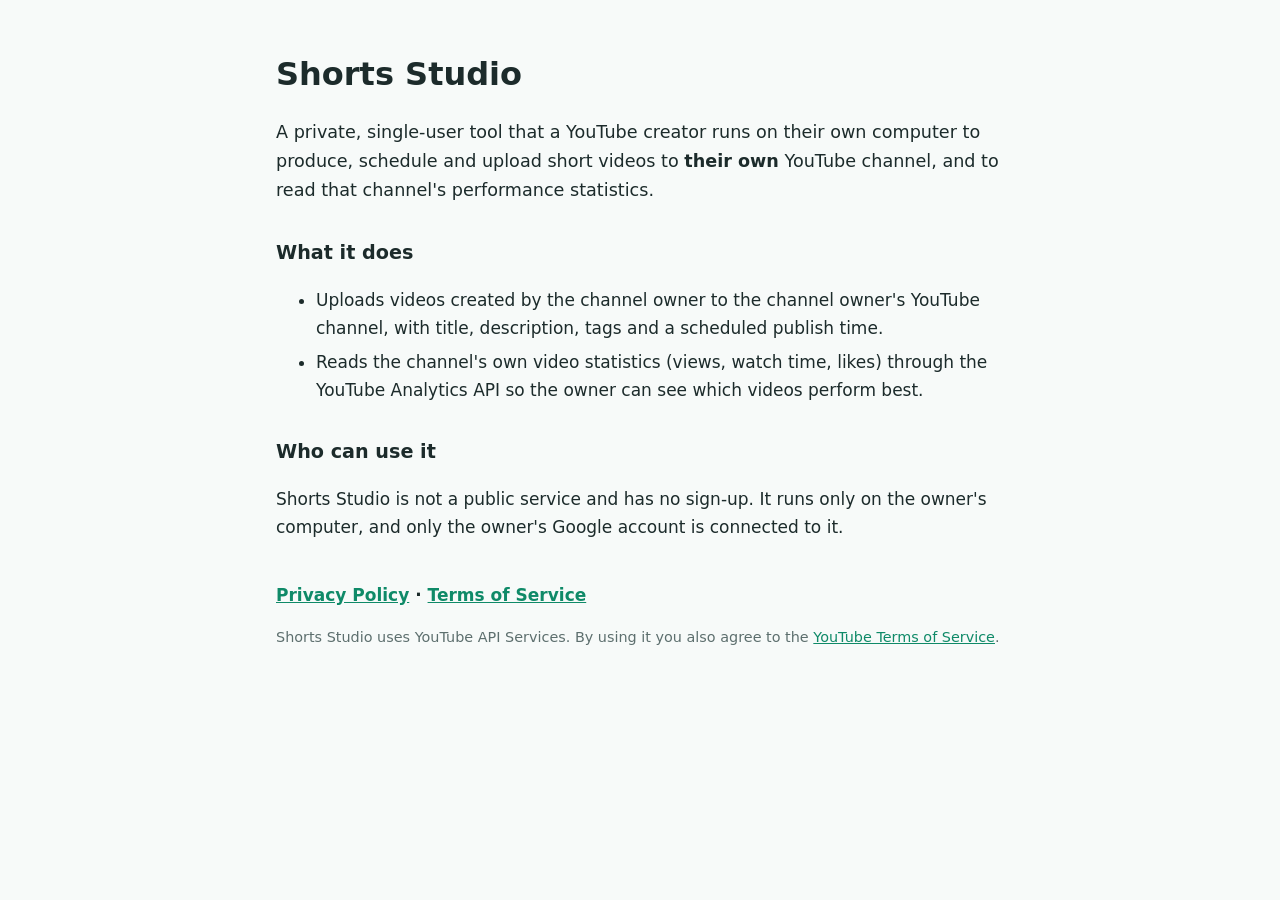
<file: index.html>
<!doctype html>
<html lang="en">
<head>
<meta charset="utf-8">
<meta name="viewport" content="width=device-width, initial-scale=1">
<title>Shorts Studio</title>
<link rel="stylesheet" href="style.css">
</head>
<body>
<main>
  <h1>Shorts Studio</h1>
  <p class="lead">A private, single-user tool that a YouTube creator runs on their own computer to produce, schedule and upload
    short videos to <strong>their own</strong> YouTube channel, and to read that channel's performance statistics.</p>

  <h2>What it does</h2>
  <ul>
    <li>Uploads videos created by the channel owner to the channel owner's YouTube channel, with title, description,
      tags and a scheduled publish time.</li>
    <li>Reads the channel's own video statistics (views, watch time, likes) through the YouTube Analytics API so the owner
      can see which videos perform best.</li>
  </ul>

  <h2>Who can use it</h2>
  <p>Shorts Studio is not a public service and has no sign-up. It runs only on the owner's computer, and only the owner's
    Google account is connected to it.</p>

  <p class="links"><a href="privacy.html">Privacy Policy</a> · <a href="terms.html">Terms of Service</a></p>
  <p class="small">Shorts Studio uses YouTube API Services. By using it you also agree to the
    <a href="https://www.youtube.com/t/terms">YouTube Terms of Service</a>.</p>
</main>
</body>
</html>
</file>
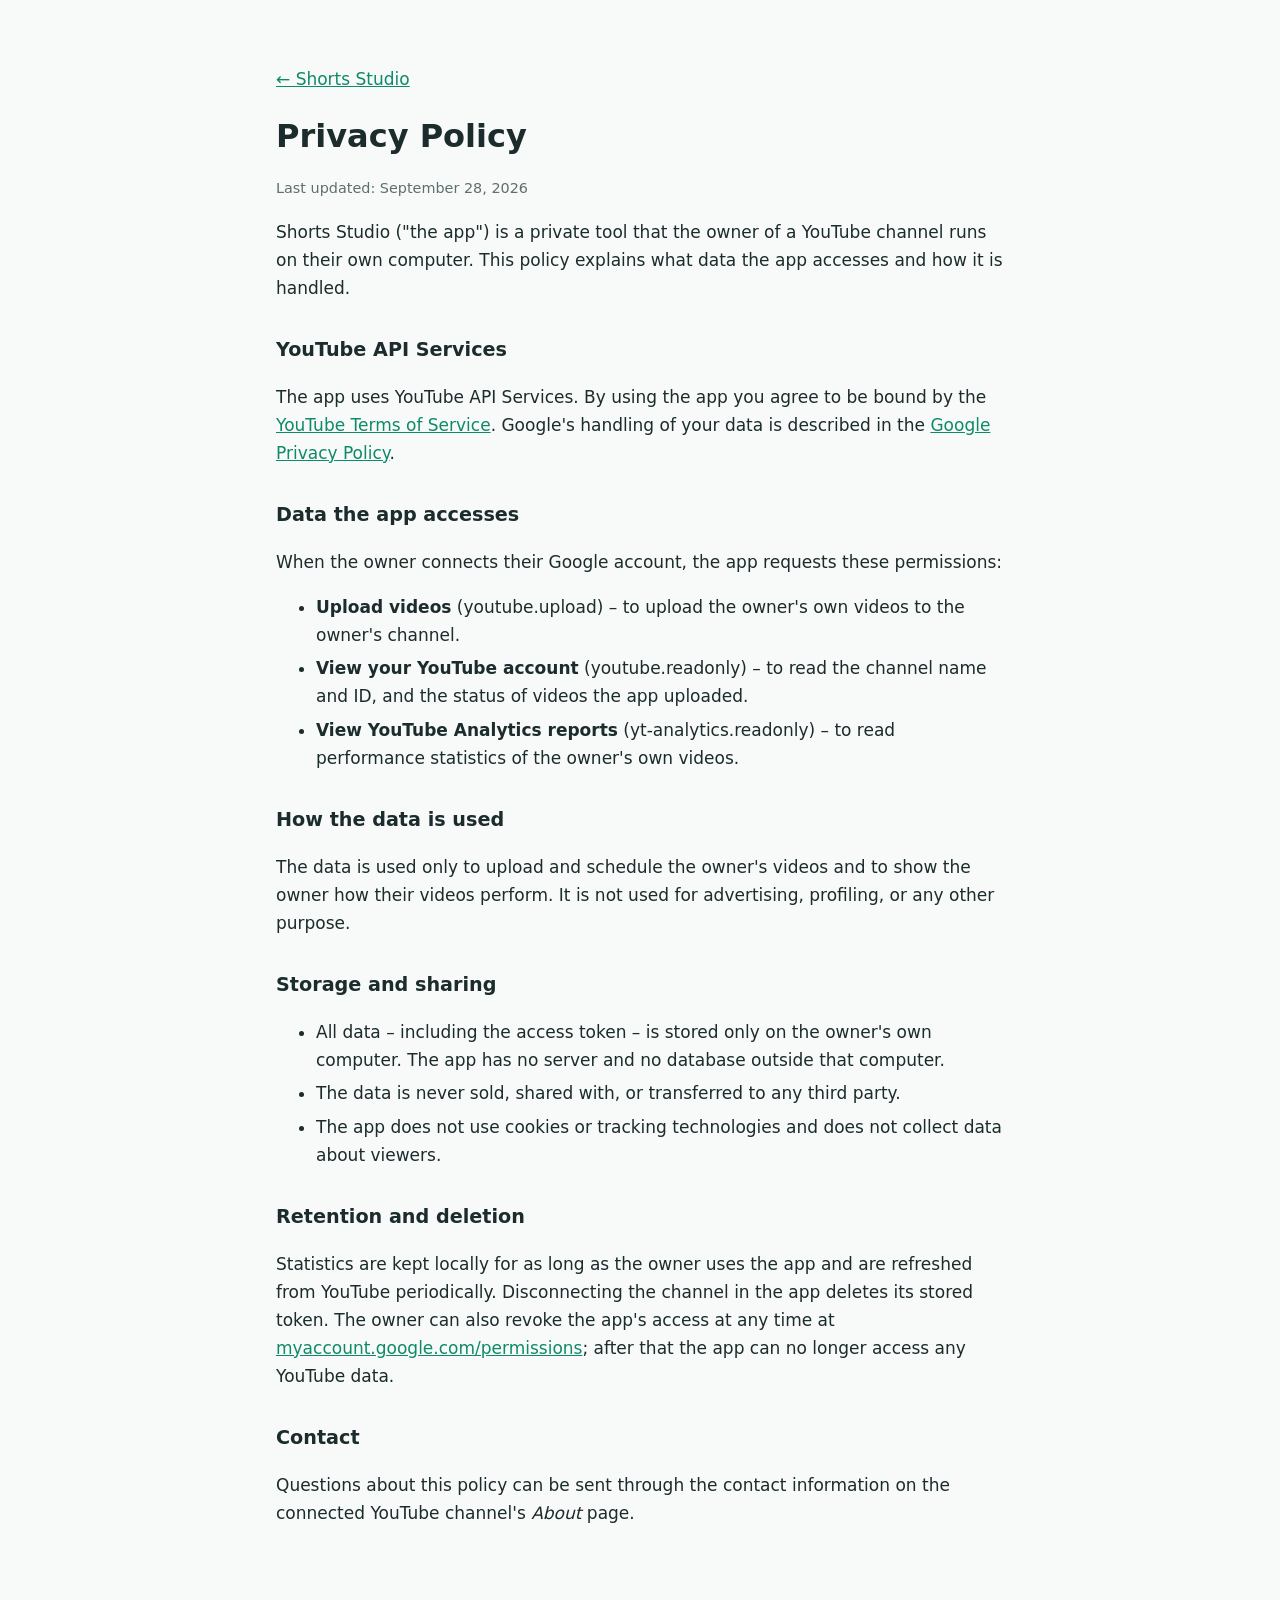
<file: privacy.html>
<!doctype html>
<html lang="en">
<head>
<meta charset="utf-8">
<meta name="viewport" content="width=device-width, initial-scale=1">
<title>Privacy Policy – Shorts Studio</title>
<link rel="stylesheet" href="style.css">
</head>
<body>
<main>
  <p><a href="index.html">← Shorts Studio</a></p>
  <h1>Privacy Policy</h1>
  <p class="small">Last updated: September 28, 2026</p>

  <p>Shorts Studio ("the app") is a private tool that the owner of a YouTube channel runs on their own computer. This policy
    explains what data the app accesses and how it is handled.</p>

  <h2>YouTube API Services</h2>
  <p>The app uses YouTube API Services. By using the app you agree to be bound by the
    <a href="https://www.youtube.com/t/terms">YouTube Terms of Service</a>. Google's handling of your data is described in the
    <a href="https://policies.google.com/privacy">Google Privacy Policy</a>.</p>

  <h2>Data the app accesses</h2>
  <p>When the owner connects their Google account, the app requests these permissions:</p>
  <ul>
    <li><strong>Upload videos</strong> (youtube.upload) – to upload the owner's own videos to the owner's channel.</li>
    <li><strong>View your YouTube account</strong> (youtube.readonly) – to read the channel name and ID, and the status of
      videos the app uploaded.</li>
    <li><strong>View YouTube Analytics reports</strong> (yt-analytics.readonly) – to read performance statistics of the owner's
      own videos.</li>
  </ul>

  <h2>How the data is used</h2>
  <p>The data is used only to upload and schedule the owner's videos and to show the owner how their videos perform. It is
    not used for advertising, profiling, or any other purpose.</p>

  <h2>Storage and sharing</h2>
  <ul>
    <li>All data – including the access token – is stored only on the owner's own computer. The app has no server and no
      database outside that computer.</li>
    <li>The data is never sold, shared with, or transferred to any third party.</li>
    <li>The app does not use cookies or tracking technologies and does not collect data about viewers.</li>
  </ul>

  <h2>Retention and deletion</h2>
  <p>Statistics are kept locally for as long as the owner uses the app and are refreshed from YouTube periodically.
    Disconnecting the channel in the app deletes its stored token. The owner can also revoke the app's access at any time at
    <a href="https://myaccount.google.com/permissions">myaccount.google.com/permissions</a>; after that the app can no longer
    access any YouTube data.</p>

  <h2>Contact</h2>
  <p>Questions about this policy can be sent through the contact information on the connected YouTube channel's
    <em>About</em> page.</p>
</main>
</body>
</html>
</file>
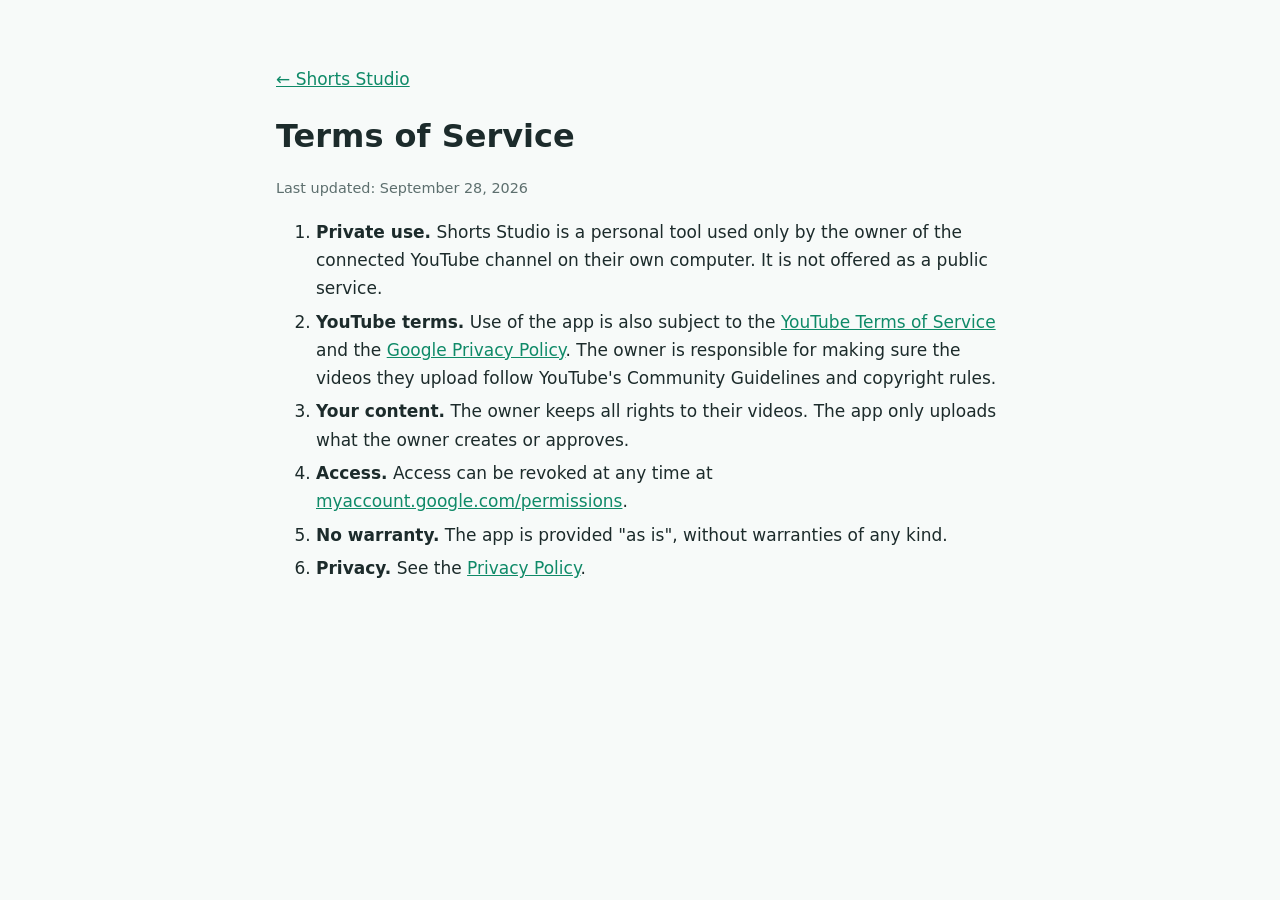
<file: terms.html>
<!doctype html>
<html lang="en">
<head>
<meta charset="utf-8">
<meta name="viewport" content="width=device-width, initial-scale=1">
<title>Terms of Service – Shorts Studio</title>
<link rel="stylesheet" href="style.css">
</head>
<body>
<main>
  <p><a href="index.html">← Shorts Studio</a></p>
  <h1>Terms of Service</h1>
  <p class="small">Last updated: September 28, 2026</p>

  <ol>
    <li><strong>Private use.</strong> Shorts Studio is a personal tool used only by the owner of the connected YouTube channel
      on their own computer. It is not offered as a public service.</li>
    <li><strong>YouTube terms.</strong> Use of the app is also subject to the
      <a href="https://www.youtube.com/t/terms">YouTube Terms of Service</a> and the
      <a href="https://policies.google.com/privacy">Google Privacy Policy</a>. The owner is responsible for making sure the
      videos they upload follow YouTube's Community Guidelines and copyright rules.</li>
    <li><strong>Your content.</strong> The owner keeps all rights to their videos. The app only uploads what the owner
      creates or approves.</li>
    <li><strong>Access.</strong> Access can be revoked at any time at
      <a href="https://myaccount.google.com/permissions">myaccount.google.com/permissions</a>.</li>
    <li><strong>No warranty.</strong> The app is provided "as is", without warranties of any kind.</li>
    <li><strong>Privacy.</strong> See the <a href="privacy.html">Privacy Policy</a>.</li>
  </ol>
</main>
</body>
</html>
</file>
<file: style.css>
:root { --ink: #1c2b2b; --muted: #5d6f6e; --accent: #0f8a68; --bg: #f7faf9; }
* { box-sizing: border-box; }
body { margin: 0; background: var(--bg); color: var(--ink); font: 17px/1.65 system-ui, -apple-system, "Segoe UI", Roboto, sans-serif; }
main { max-width: 760px; margin: 0 auto; padding: 48px 16px 64px; }
h1 { font-size: 2rem; margin: 0 0 .5rem; }
h2 { font-size: 1.2rem; margin: 2rem 0 .5rem; }
a { color: var(--accent); }
.lead { font-size: 1.1rem; }
.small { color: var(--muted); font-size: .9rem; }
.links { margin-top: 2.5rem; font-weight: 600; }
li { margin: .35rem 0; }
</file>
